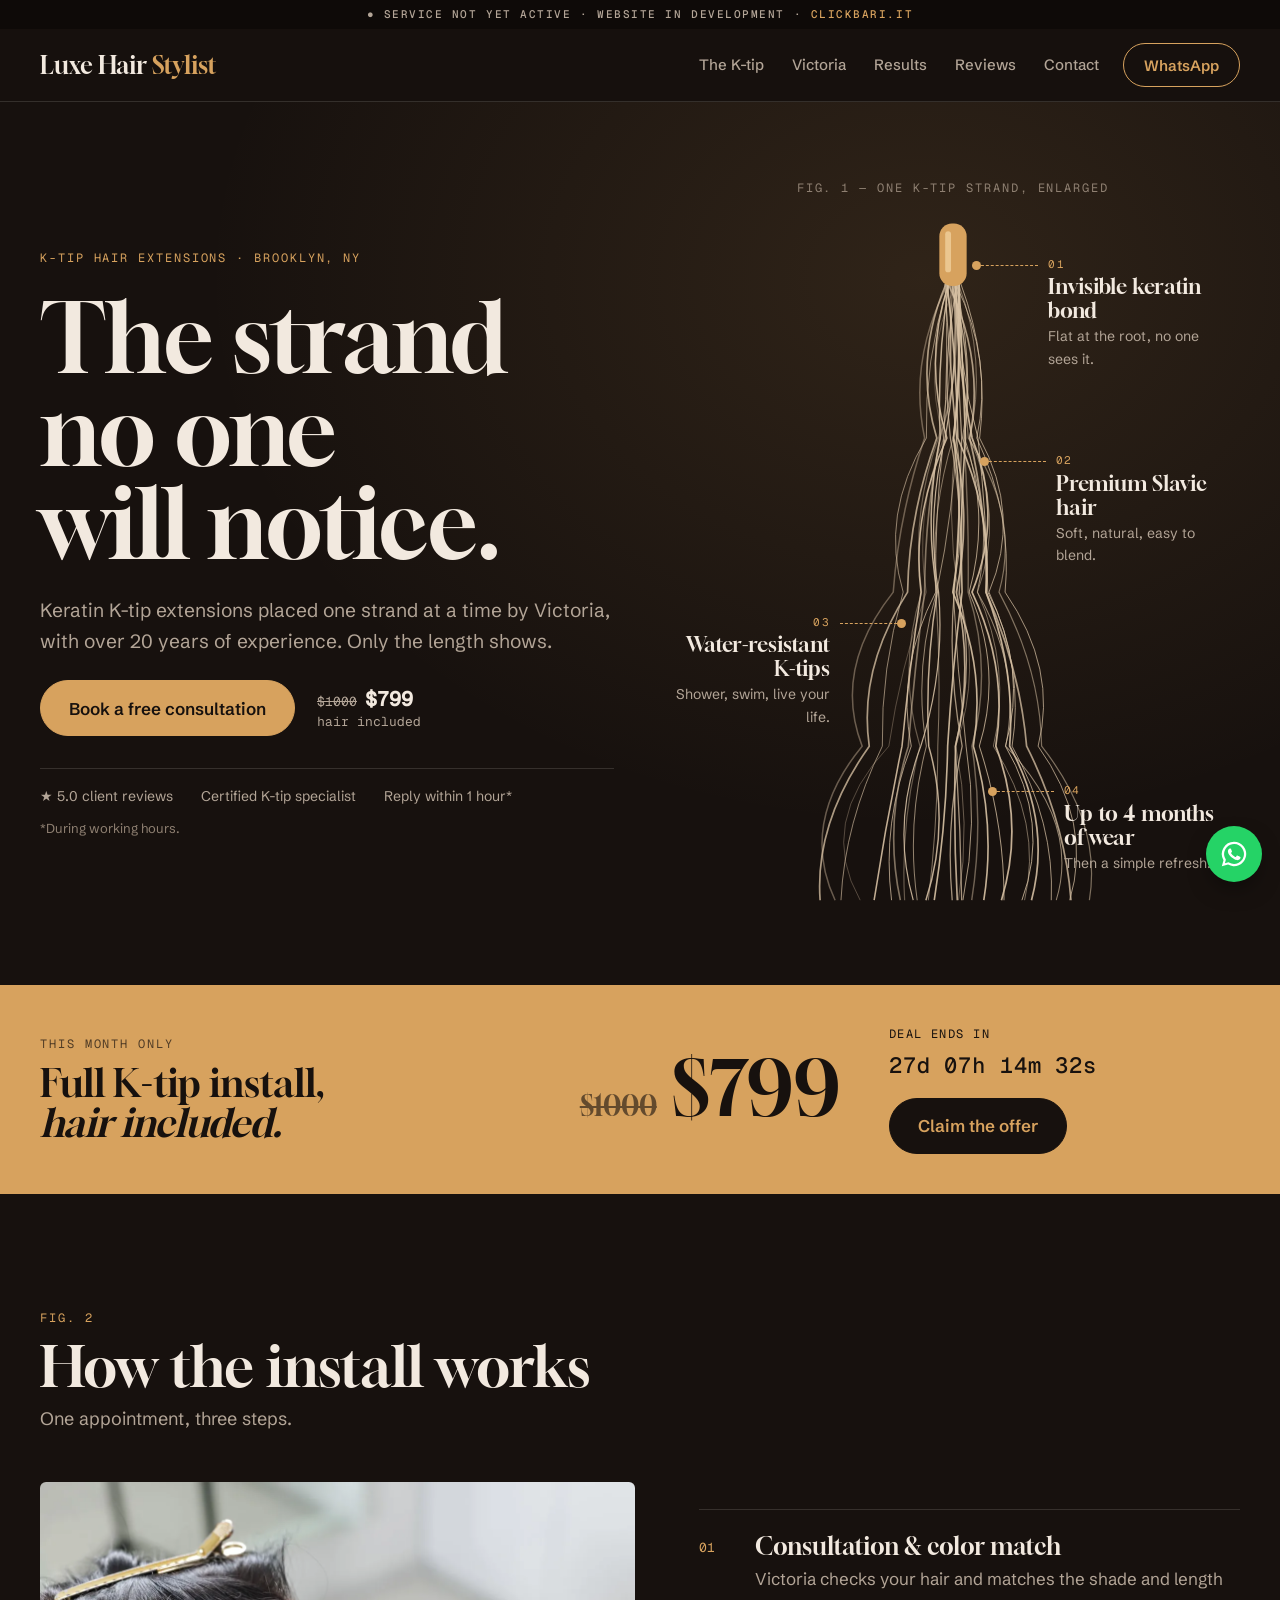
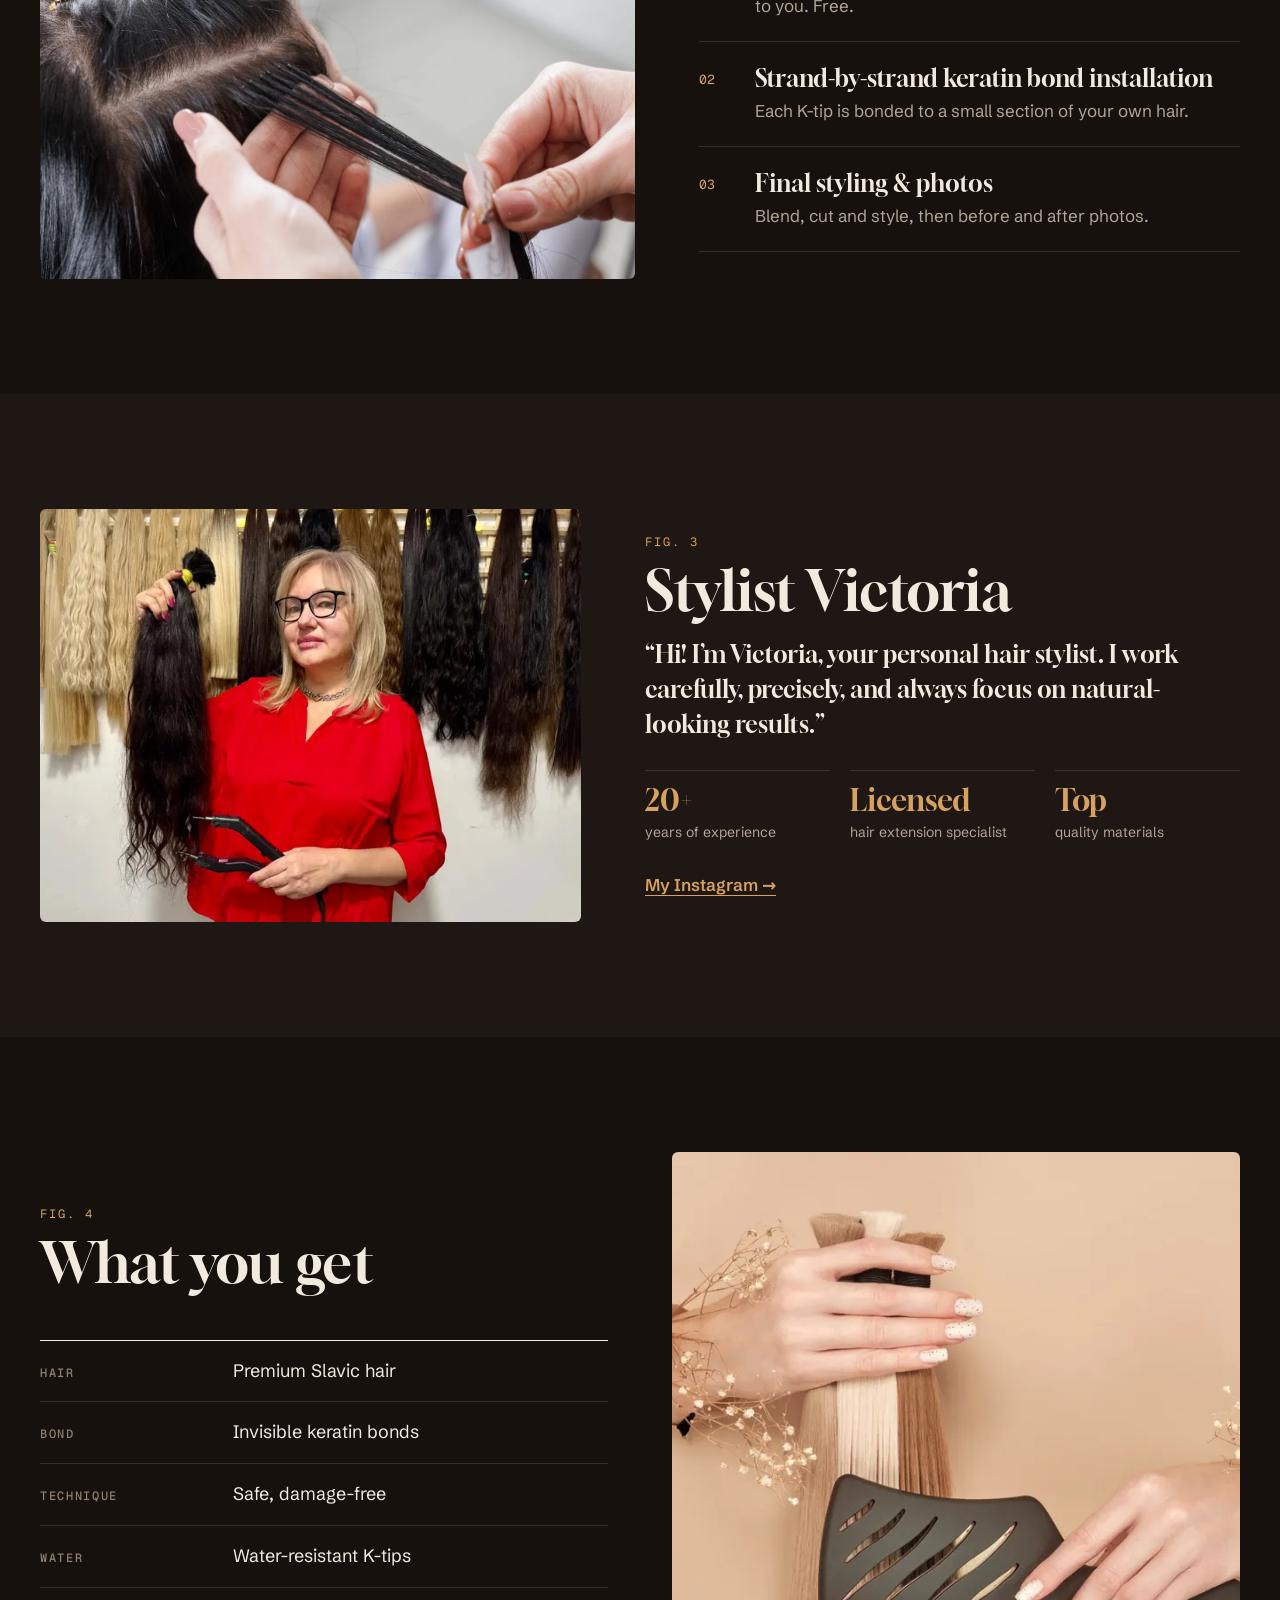
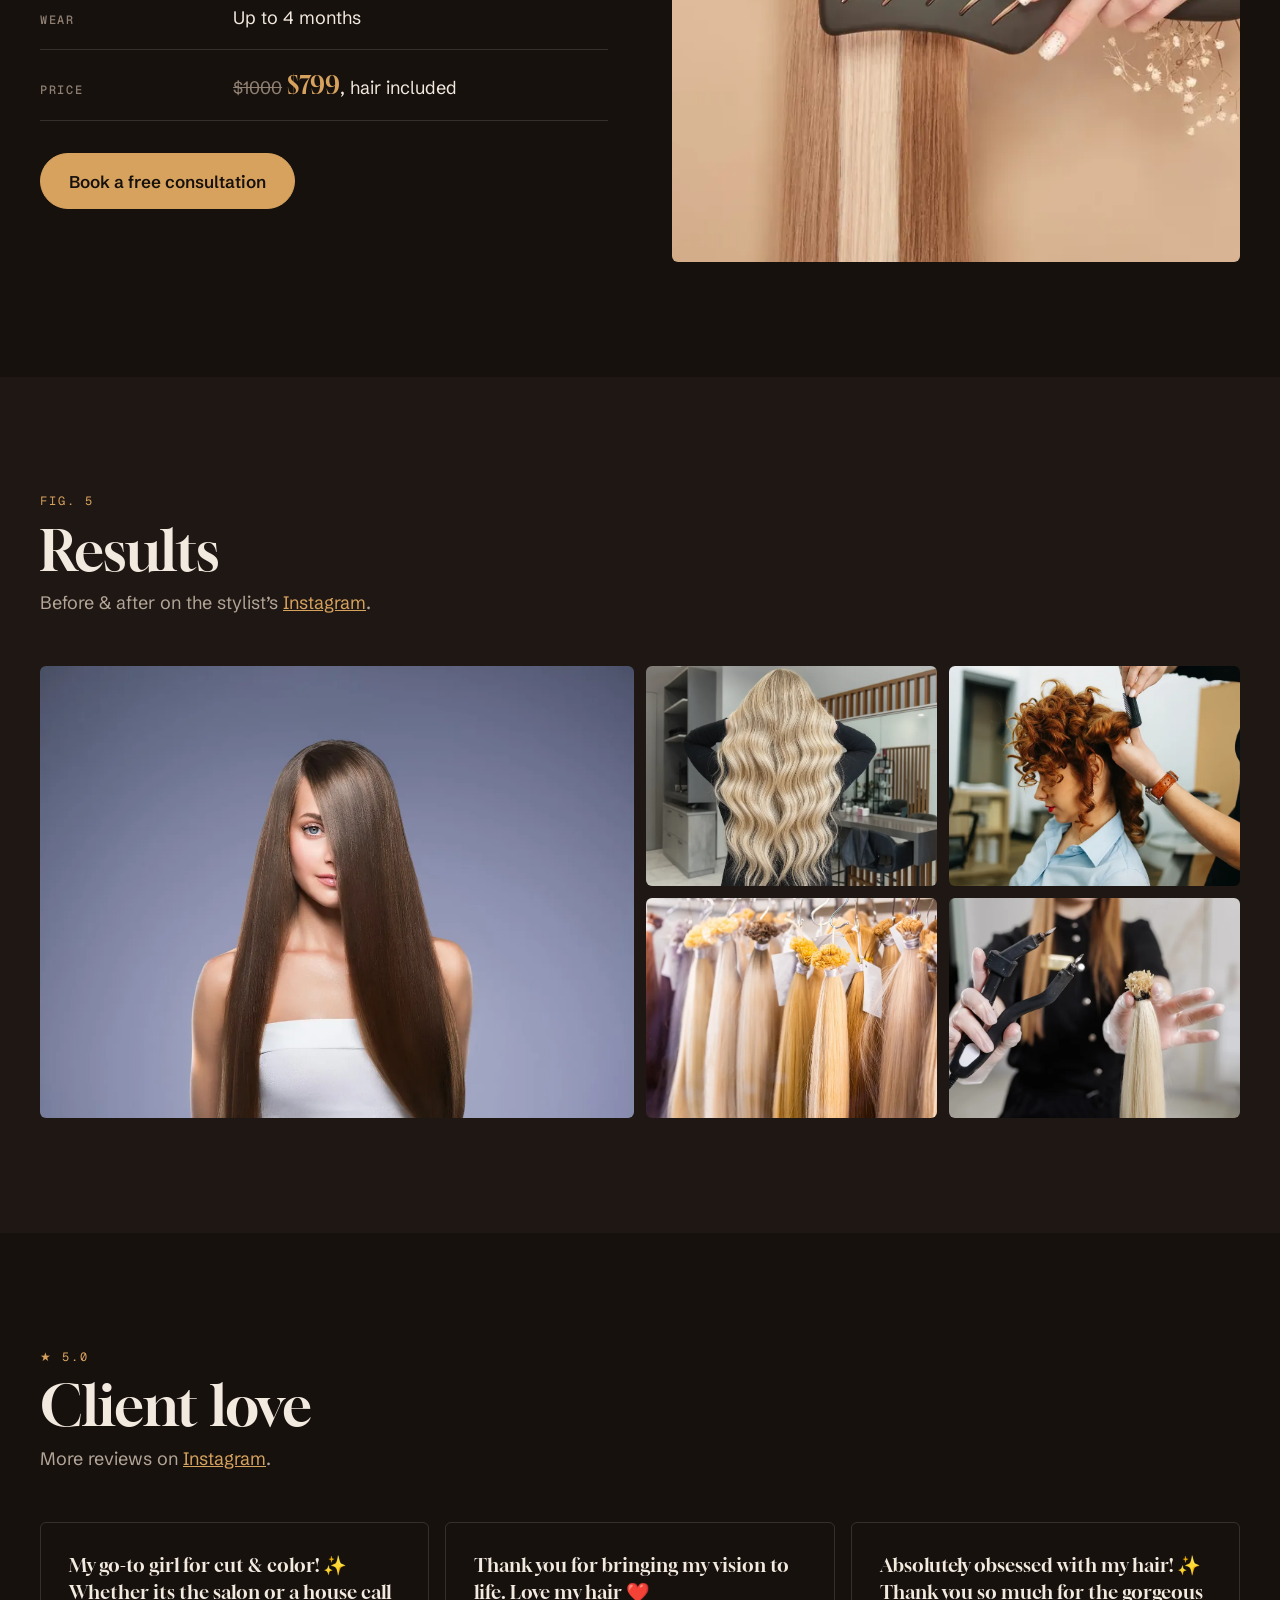
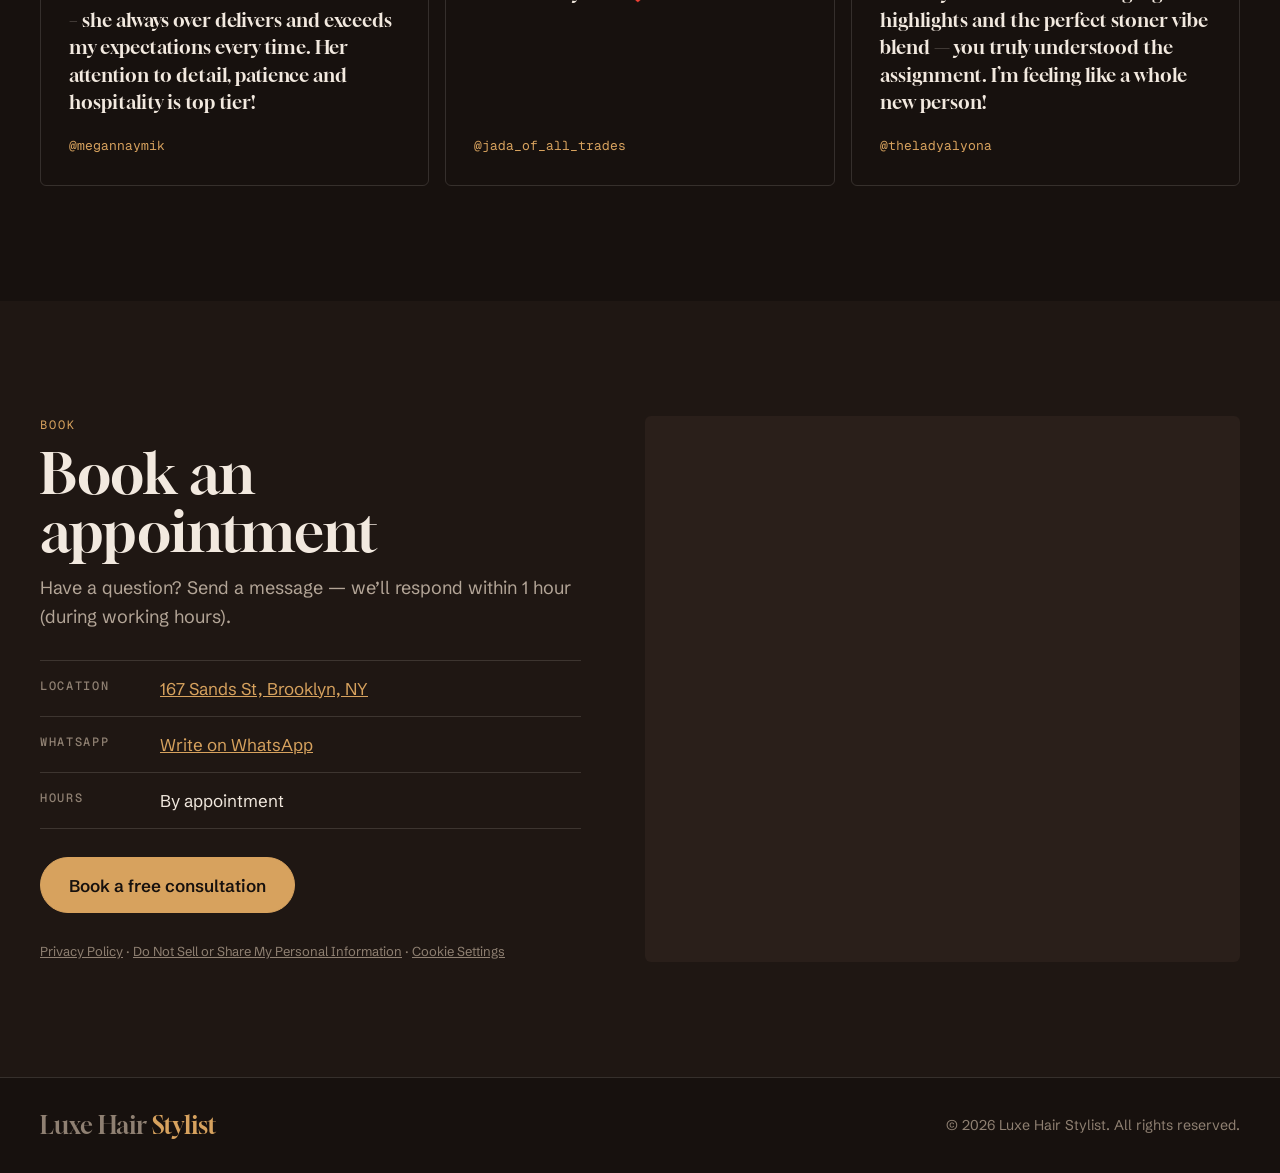
<file: index.html>
<!DOCTYPE html>
<html lang="en">
<head>
<!-- Google Tag Manager -->
<script>(function(w,d,s,l,i){w[l]=w[l]||[];w[l].push({'gtm.start': new Date().getTime(),event:'gtm.js'});var f=d.getElementsByTagName(s)[0], j=d.createElement(s),dl=l!='dataLayer'?'&l='+l:'';j.async=true;j.src='https://www.googletagmanager.com/gtm.js?id='+i+dl;f.parentNode.insertBefore(j,f);})(window,document,'script','dataLayer','GTM-NK37SM85');</script>
<!-- End Google Tag Manager -->
<meta charset="utf-8">
<meta name="viewport" content="width=device-width, initial-scale=1, viewport-fit=cover">
<link rel="canonical" href="https://ktiphairextension.com/">
<title>K-tip Hair Extensions in Brooklyn · Luxe Hair Stylist</title>
<meta name="description" content="Keratin K-tip hair extensions in Brooklyn, NY, placed strand by strand by Victoria (20+ years). Premium Slavic hair, invisible bonds, up to 4 months of wear. Free consultation.">
<meta property="og:title" content="K-tip Hair Extensions in Brooklyn · Luxe Hair Stylist">
<meta property="og:description" content="The strand no one will notice. Premium Slavic hair, invisible keratin bonds. Free consultation.">
<meta property="og:type" content="website">
<meta property="og:url" content="https://ktiphairextension.com/">
<meta property="og:image" content="https://ktiphairextension.com/assets/og-image.jpg">
<meta property="og:image:width" content="1200">
<meta property="og:image:height" content="630">
<meta name="twitter:card" content="summary_large_image">
<meta name="theme-color" content="#17110E">
<link rel="icon" href="/favicon.png">
<link rel="preload" href="/fonts/gloock-latin-400-normal.woff2" as="font" type="font/woff2" crossorigin>
<link rel="preload" href="/fonts/schibsted-grotesk-latin-400-normal.woff2" as="font" type="font/woff2" crossorigin>
<link rel="stylesheet" href="/fonts/fonts.css">
<link rel="stylesheet" href="/assets/site.css">
<script type="application/ld+json">{"@context":"https://schema.org","@type":"HairSalon","name":"Luxe Hair Stylist","url":"https://ktiphairextension.com/","image":"https://ktiphairextension.com/assets/og-image.jpg","address":{"@type":"PostalAddress","streetAddress":"167 Sands St","addressLocality":"Brooklyn","addressRegion":"NY","postalCode":"11201","addressCountry":"US"},"sameAs":["https://www.instagram.com/luxehairstylist/"],"makesOffer":{"@type":"Offer","name":"K-tip keratin hair extensions, hair included","price":"799","priceCurrency":"USD"}}</script>
</head>
<body>
<!-- Google Tag Manager (noscript) -->
<noscript><iframe height="0" src="https://www.googletagmanager.com/ns.html?id=GTM-NK37SM85" style="display:none;visibility:hidden" width="0"></iframe></noscript>
<!-- End Google Tag Manager (noscript) -->
<a class="skip" href="#main">Skip to content</a>

<header class="hdr">
  <div class="dev-banner"><span aria-hidden="true">●</span> Service not yet active<span class="dev-long"> · Website in development</span> · <a href="https://clickbari.it/" target="_blank" rel="noopener">clickbari.it</a></div>
  <div class="wrap nav">
    <a class="logo" href="#main" aria-label="Luxe Hair Stylist, home">Luxe Hair <span>Stylist</span></a>
    <nav aria-label="Primary"><a href="#ktip">The K-tip</a><a href="#victoria">Victoria</a><a href="#results">Results</a><a href="#reviews">Reviews</a><a href="#contact">Contact</a></nav>
    <a class="btn btn-line sm" href="https://wa.me/393805826738" target="_blank" rel="noopener">WhatsApp</a>
  </div>
</header>

<main id="main">
  <section class="hero">
    <div class="wrap hero-grid">
      <div class="hero-copy">
        <p class="kicker">K-tip hair extensions · Brooklyn, NY</p>
        <h1>The strand<br>no one<br>will notice.</h1>
        <p class="lede">Keratin K-tip extensions placed one strand at a time by Victoria, with over 20 years of experience. Only the length shows.</p>
        <div class="cta-row">
          <button class="btn" type="button" id="open-consultation">Book a free consultation</button>
          <p class="price-mini"><s>$1000</s> <b>$799</b><br><span>hair included</span></p>
        </div>
        <ul class="trust" aria-label="At a glance">
          <li>★ 5.0 client reviews</li><li>Certified K-tip specialist</li><li>Reply within 1 hour*</li>
        </ul>
        <p class="fine">*During working hours.</p>
      </div>
      <figure class="fig" aria-labelledby="fig1">
        <p class="fig-cap" id="fig1">Fig. 1 — One K-tip strand, enlarged</p>
        <div class="strand-art">
          <svg viewBox="0 0 400 720" role="img" aria-label="Illustration of a single K-tip extension: a small keratin bond at the top and a long lock of hair below">
            <g class="hair"><path d="M195.2 80 Q170.5 159.0 172.7 238.0 Q125.2 317.0 148.9 396.0 Q125.9 475.0 127.5 554.0 Q88.9 633.0 85.1 712.0" style="--o:0.67;--d:0.33s" stroke-width="0.97"></path><path d="M192.9 80 Q195.2 159.0 190.5 238.0 Q181.1 317.0 182.3 396.0 Q141.5 475.0 157.2 554.0 Q126.9 633.0 137.0 712.0" style="--o:0.86;--d:1.06s" stroke-width="0.89"></path><path d="M201.9 80 Q211.1 159.0 200.4 238.0 Q212.3 317.0 199.8 396.0 Q234.3 475.0 220.9 554.0 Q244.1 633.0 231.6 712.0" style="--o:0.90;--d:0.69s" stroke-width="1.68"></path><path d="M206.3 80 Q203.3 159.0 208.9 238.0 Q206.8 317.0 201.3 396.0 Q194.3 475.0 209.4 554.0 Q192.1 633.0 199.2 712.0" style="--o:0.73;--d:0.34s" stroke-width="1.33"></path><path d="M199.5 80 Q211.2 159.0 186.5 238.0 Q171.1 317.0 170.9 396.0 Q160.5 475.0 154.2 554.0 Q129.0 633.0 146.0 712.0" style="--o:0.54;--d:0.67s" stroke-width="1.70"></path><path d="M192.8 80 Q159.2 159.0 183.4 238.0 Q154.7 317.0 153.4 396.0 Q102.8 475.0 114.1 554.0 Q58.1 633.0 63.7 712.0" style="--o:0.77;--d:1.08s" stroke-width="1.75"></path><path d="M204.2 80 Q208.9 159.0 215.7 238.0 Q269.3 317.0 247.2 396.0 Q289.6 475.0 290.9 554.0 Q352.8 633.0 339.9 712.0" style="--o:0.53;--d:0.23s" stroke-width="1.24"></path><path d="M193.5 80 Q205.8 159.0 185.1 238.0 Q156.5 317.0 167.8 396.0 Q142.8 475.0 166.1 554.0 Q145.9 633.0 150.4 712.0" style="--o:0.41;--d:1.18s" stroke-width="1.22"></path><path d="M194.7 80 Q154.0 159.0 170.9 238.0 Q144.5 317.0 138.7 396.0 Q76.3 475.0 106.8 554.0 Q42.1 633.0 79.1 712.0" style="--o:0.42;--d:0.64s" stroke-width="1.57"></path><path d="M198.4 80 Q222.8 159.0 209.7 238.0 Q243.2 317.0 224.9 396.0 Q270.6 475.0 254.0 554.0 Q330.1 633.0 305.9 712.0" style="--o:0.65;--d:0.04s" stroke-width="1.05"></path><path d="M195.4 80 Q169.4 159.0 193.7 238.0 Q157.2 317.0 167.2 396.0 Q155.1 475.0 147.7 554.0 Q131.2 633.0 119.1 712.0" style="--o:0.89;--d:0.78s" stroke-width="1.59"></path><path d="M204.4 80 Q187.8 159.0 197.3 238.0 Q211.8 317.0 206.5 396.0 Q223.0 475.0 202.2 554.0 Q207.8 633.0 208.9 712.0" style="--o:0.74;--d:0.98s" stroke-width="1.33"></path><path d="M202.8 80 Q203.2 159.0 219.6 238.0 Q252.0 317.0 219.5 396.0 Q256.9 475.0 243.9 554.0 Q273.7 633.0 249.7 712.0" style="--o:0.89;--d:0.15s" stroke-width="1.77"></path><path d="M203.0 80 Q166.8 159.0 190.4 238.0 Q159.8 317.0 172.6 396.0 Q145.8 475.0 134.2 554.0 Q59.8 633.0 104.8 712.0" style="--o:0.36;--d:1.05s" stroke-width="0.92"></path><path d="M205.6 80 Q235.4 159.0 217.0 238.0 Q253.6 317.0 225.1 396.0 Q260.3 475.0 241.4 554.0 Q292.2 633.0 273.4 712.0" style="--o:0.63;--d:0.63s" stroke-width="0.83"></path><path d="M191.6 80 Q196.1 159.0 203.8 238.0 Q215.3 317.0 200.2 396.0 Q204.2 475.0 213.4 554.0 Q226.1 633.0 210.2 712.0" style="--o:0.85;--d:0.99s" stroke-width="0.89"></path><path d="M200.8 80 Q206.1 159.0 192.0 238.0 Q172.3 317.0 185.2 396.0 Q192.0 475.0 167.0 554.0 Q136.8 633.0 159.2 712.0" style="--o:0.88;--d:0.61s" stroke-width="1.23"></path><path d="M206.4 80 Q203.5 159.0 225.6 238.0 Q234.4 317.0 235.7 396.0 Q276.9 475.0 253.8 554.0 Q300.0 633.0 270.7 712.0" style="--o:0.87;--d:0.21s" stroke-width="0.95"></path><path d="M199.9 80 Q193.2 159.0 203.8 238.0 Q199.9 317.0 183.2 396.0 Q159.5 475.0 172.7 554.0 Q152.1 633.0 163.3 712.0" style="--o:0.64;--d:0.09s" stroke-width="1.05"></path><path d="M206.3 80 Q209.5 159.0 212.8 238.0 Q206.9 317.0 209.3 396.0 Q199.3 475.0 194.5 554.0 Q193.2 633.0 180.8 712.0" style="--o:0.90;--d:0.37s" stroke-width="1.67"></path><path d="M205.2 80 Q208.7 159.0 200.6 238.0 Q220.0 317.0 203.4 396.0 Q221.2 475.0 202.7 554.0 Q200.0 633.0 204.4 712.0" style="--o:0.84;--d:0.21s" stroke-width="1.70"></path><path d="M197.7 80 Q195.7 159.0 203.3 238.0 Q192.8 317.0 205.1 396.0 Q230.1 475.0 202.9 554.0 Q218.5 633.0 205.6 712.0" style="--o:0.53;--d:0.03s" stroke-width="0.82"></path><path d="M208.1 80 Q237.3 159.0 227.3 238.0 Q270.5 317.0 236.9 396.0 Q273.3 475.0 260.6 554.0 Q304.4 633.0 300.8 712.0" style="--o:0.81;--d:1.16s" stroke-width="0.92"></path><path d="M202.7 80 Q221.7 159.0 211.9 238.0 Q238.5 317.0 216.6 396.0 Q251.3 475.0 227.0 554.0 Q252.7 633.0 252.3 712.0" style="--o:0.77;--d:0.37s" stroke-width="1.03"></path><path d="M196.9 80 Q223.3 159.0 211.0 238.0 Q216.7 317.0 215.5 396.0 Q240.9 475.0 219.4 554.0 Q231.6 633.0 219.2 712.0" style="--o:0.46;--d:0.65s" stroke-width="1.49"></path><path d="M202.1 80 Q213.1 159.0 200.1 238.0 Q176.1 317.0 182.4 396.0 Q187.8 475.0 184.4 554.0 Q184.3 633.0 174.7 712.0" style="--o:0.54;--d:0.11s" stroke-width="1.06"></path><path d="M195.0 80 Q233.0 159.0 217.1 238.0 Q235.6 317.0 233.9 396.0 Q268.7 475.0 275.5 554.0 Q315.2 633.0 321.0 712.0" style="--o:0.76;--d:0.66s" stroke-width="1.76"></path><path d="M195.7 80 Q183.3 159.0 186.9 238.0 Q170.0 317.0 183.8 396.0 Q171.1 475.0 175.1 554.0 Q197.8 633.0 172.2 712.0" style="--o:0.88;--d:0.84s" stroke-width="1.53"></path><path d="M202.8 80 Q241.5 159.0 224.4 238.0 Q261.2 317.0 253.4 396.0 Q307.7 475.0 287.3 554.0 Q343.5 633.0 319.7 712.0" style="--o:0.86;--d:0.58s" stroke-width="0.87"></path><path d="M194.0 80 Q203.8 159.0 204.9 238.0 Q240.7 317.0 233.8 396.0 Q264.4 475.0 258.1 554.0 Q301.5 633.0 280.5 712.0" style="--o:0.88;--d:0.02s" stroke-width="1.76"></path></g>
            <g class="bond"><rect x="186" y="18" width="28" height="64" rx="13"></rect><rect class="hl" x="192" y="26" width="6" height="42" rx="3"></rect></g>
          </svg>
          <ol class="callouts">
            <li style="--x:56%;--y:7%"><span class="n">01</span><b>Invisible keratin bond</b><span>Flat at the root, no one sees it.</span></li>
            <li style="--x:58%;--y:35%"><span class="n">02</span><b>Premium Slavic hair</b><span>Soft, natural, easy to blend.</span></li>
            <li class="l" style="--x:37%;--y:58%"><span class="n">03</span><b>Water-resistant K-tips</b><span>Shower, swim, live your life.</span></li>
            <li style="--x:60%;--y:82%"><span class="n">04</span><b>Up to 4 months of wear</b><span>Then a simple refresh.</span></li>
          </ol>
        </div>
      </figure>
    </div>
  </section>

  <section class="offer" aria-labelledby="offer-t">
    <div class="wrap offer-grid">
      <div>
        <p class="kicker">This month only</p>
        <h2 id="offer-t">Full K-tip install, <span>hair included.</span></h2>
      </div>
      <div class="offer-price"><s>$1000</s><b>$799</b></div>
      <div class="offer-end">
        <p>Deal ends in</p>
        <p class="countdown" id="countdown">—</p>
        <button class="btn" type="button" data-open-consultation>Claim the offer</button>
      </div>
    </div>
  </section>

  <section class="sec" id="ktip" aria-labelledby="ktip-t">
    <div class="wrap">
      <header class="sec-head"><p class="fig-no">Fig. 2</p><h2 id="ktip-t">How the install works</h2><p class="sec-sub">One appointment, three steps.</p></header>
      <div class="proc">
        <figure class="ph"><img src="/heronew.webp" alt="Stylist placing keratin K-tip extensions strand by strand" width="1200" height="800" loading="lazy"></figure>
        <ol class="steps">
          <li><b>Consultation &amp; color match</b><span>Victoria checks your hair and matches the shade and length to you. Free.</span></li>
          <li><b>Strand-by-strand keratin bond installation</b><span>Each K-tip is bonded to a small section of your own hair.</span></li>
          <li><b>Final styling &amp; photos</b><span>Blend, cut and style, then before and after photos.</span></li>
        </ol>
      </div>
    </div>
  </section>

  <section class="sec sec-alt" id="victoria" aria-labelledby="vic-t">
    <div class="wrap vic">
      <figure class="ph portrait"><img src="/stylist.webp" alt="Victoria, hair extension stylist, holding bundles of hair" width="700" height="532" loading="lazy"></figure>
      <div>
        <p class="fig-no">Fig. 3</p>
        <h2 id="vic-t">Stylist Victoria</h2>
        <p class="bio">“Hi! I’m Victoria, your personal hair stylist. I work carefully, precisely, and always focus on natural-looking results.”</p>
        <dl class="facts">
          <div><dt>20+</dt><dd>years of experience</dd></div>
          <div><dt>Licensed</dt><dd>hair extension specialist</dd></div>
          <div><dt>Top</dt><dd>quality materials</dd></div>
        </dl>
        <a class="link" href="https://www.instagram.com/luxehairstylist/" target="_blank" rel="noopener">My Instagram →</a>
      </div>
    </div>
  </section>

  <section class="sec" id="spec" aria-labelledby="spec-t">
    <div class="wrap spec">
      <div>
        <header class="sec-head"><p class="fig-no">Fig. 4</p><h2 id="spec-t">What you get</h2></header>
        <table class="spec-table">
          <caption class="sr">K-tip extensions, specifications</caption>
          <tbody>
            <tr><th scope="row">Hair</th><td>Premium Slavic hair</td></tr>
            <tr><th scope="row">Bond</th><td>Invisible keratin bonds</td></tr>
            <tr><th scope="row">Technique</th><td>Safe, damage-free</td></tr>
            <tr><th scope="row">Water</th><td>Water-resistant K-tips</td></tr>
            <tr><th scope="row">Wear</th><td>Up to 4 months</td></tr>
            <tr><th scope="row">Price</th><td><s>$1000</s> <b>$799</b>, hair included</td></tr>
          </tbody>
        </table>
        <button class="btn" type="button" data-open-consultation>Book a free consultation</button>
      </div>
      <figure class="ph tall"><img src="/pricesnew.webp" alt="Premium Slavic hair extensions" width="1200" height="800" loading="lazy"></figure>
    </div>
  </section>

  <section class="sec sec-alt" id="results" aria-labelledby="res-t">
    <div class="wrap">
      <header class="sec-head"><p class="fig-no">Fig. 5</p><h2 id="res-t">Results</h2><p class="sec-sub">Before &amp; after on the stylist’s <a href="https://www.instagram.com/luxehairstylist/" target="_blank" rel="noopener">Instagram</a>.</p></header>
      <div class="gallery">
        <figure class="ph g1"><img src="/heronew123.webp" alt="Long, straight brown hair with extensions" width="1200" height="900" loading="lazy"></figure>
        <figure class="ph"><img src="/photo2.webp" alt="Long blonde waves seen from behind" width="900" height="600" loading="lazy"></figure>
        <figure class="ph"><img src="/photo3.webp" alt="Styling curls in the salon" width="900" height="600" loading="lazy"></figure>
        <figure class="ph"><img src="/photo4.webp" alt="K-tip hair extensions in many shades" width="900" height="600" loading="lazy"></figure>
        <figure class="ph"><img src="/photo1.webp" alt="K-tip bonding tool and a strand of blonde hair" width="900" height="600" loading="lazy"></figure>
      </div>
    </div>
  </section>

  <section class="sec" id="reviews" aria-labelledby="rev-t">
    <div class="wrap">
      <header class="sec-head"><p class="fig-no">★ 5.0</p><h2 id="rev-t">Client love</h2><p class="sec-sub">More reviews on <a href="https://www.instagram.com/luxehairstylist/" target="_blank" rel="noopener">Instagram</a>.</p></header>
      <div class="reviews">
        <blockquote><p>My go-to girl for cut &amp; color! ✨ Whether its the salon or a house call – she always over delivers and exceeds my expectations every time. Her attention to detail, patience and hospitality is top tier!</p><cite><a href="https://www.instagram.com/megannaymik" target="_blank" rel="noopener">@megannaymik</a></cite></blockquote>
        <blockquote><p>Thank you for bringing my vision to life. Love my hair ❤️</p><cite><a href="https://www.instagram.com/jada_of_all_trades" target="_blank" rel="noopener">@jada_of_all_trades</a></cite></blockquote>
        <blockquote><p>Absolutely obsessed with my hair! ✨ Thank you so much for the gorgeous highlights and the perfect stoner vibe blend — you truly understood the assignment. I’m feeling like a whole new person!</p><cite><a href="https://www.instagram.com/theladyalyona" target="_blank" rel="noopener">@theladyalyona</a></cite></blockquote>
      </div>
    </div>
  </section>

  <section class="sec sec-alt" id="contact" aria-labelledby="con-t">
    <div class="wrap contact">
      <div>
        <p class="fig-no">Book</p>
        <h2 id="con-t">Book an appointment</h2>
        <p class="sec-sub">Have a question? Send a message — we’ll respond within 1 hour (during working hours).</p>
        <dl class="dl">
          <div><dt>Location</dt><dd><a href="https://maps.google.com/?q=167+Sands+St,+Brooklyn,+NY" target="_blank" rel="noopener">167 Sands St, Brooklyn, NY</a></dd></div>
          <div><dt>WhatsApp</dt><dd><a href="https://wa.me/393805826738" target="_blank" rel="noopener">Write on WhatsApp</a></dd></div>
          <div><dt>Hours</dt><dd>By appointment</dd></div>
        </dl>
        <div class="cta-row"><button class="btn" type="button" data-open-consultation>Book a free consultation</button></div>
        <p class="legal"><a href="/privacy.html" target="_blank" rel="noopener noreferrer">Privacy Policy</a> · <a href="/donotsell.html" target="_blank" rel="noopener noreferrer">Do Not Sell or Share My Personal Information</a> · <a href="/cookies.html">Cookie Settings</a></p>
      </div>
      <div class="map">
        <iframe title="167 Sands St, Brooklyn, NY" loading="lazy" referrerpolicy="no-referrer-when-downgrade" allowfullscreen src="https://www.google.com/maps/embed?pb=!1m18!1m12!1m3!1d3021.911974046008!2d-73.98547692351946!3d40.701762337142374!2m3!1f0!2f0!3f0!3m2!1i1024!2i768!4f13.1!3m3!1m2!1s0x89c25a3b9a9e07a7%3A0xf3a62c5f3ccecb3b!2s167%20Sands%20St%2C%20Brooklyn%2C%20NY%2011201%2C%20USA!5e0!3m2!1sen!2sus!4v1733946000000"></iframe>
      </div>
    </div>
  </section>
</main>

<footer class="ftr">
  <div class="wrap ftr-in"><span class="logo">Luxe Hair <span>Stylist</span></span><small>© <span id="year"></span> Luxe Hair Stylist. All rights reserved.</small></div>
</footer>

<a class="wa" href="https://wa.me/393805826738" target="_blank" rel="noopener" aria-label="Write on WhatsApp"><svg viewBox="0 0 32 32" aria-hidden="true"><path fill="currentColor" d="M16 3a13 13 0 0 0-11.2 19.6L3 29l6.6-1.7A13 13 0 1 0 16 3zm0 23.6a10.6 10.6 0 0 1-5.4-1.5l-.4-.2-3.9 1 1-3.8-.2-.4A10.6 10.6 0 1 1 16 26.6zm5.8-7.9c-.3-.2-1.9-.9-2.2-1s-.5-.2-.7.2-.8 1-1 1.2-.4.2-.7 0a8.7 8.7 0 0 1-4.3-3.8c-.3-.6.3-.5.9-1.7.1-.2 0-.4 0-.5l-1-2.4c-.3-.6-.5-.5-.7-.5h-.6a1.2 1.2 0 0 0-.9.4 3.7 3.7 0 0 0-1.1 2.7 6.5 6.5 0 0 0 1.3 3.4 14.6 14.6 0 0 0 5.7 5c2.1.9 2.9 1 4 .8a3.4 3.4 0 0 0 2.2-1.6 2.8 2.8 0 0 0 .2-1.6c-.1-.2-.3-.3-.6-.4z"/></svg></a>

<!-- Lead capture modal -->
<div class="modal" id="lead-modal" role="dialog" aria-modal="true" aria-labelledby="lead-title">
  <div class="sheet">
    <button class="x" id="lead-modal-close" type="button" aria-label="Close">✕</button>
    <p class="fig-no">Free</p>
    <h2 id="lead-title">Free consultation</h2>
    <p>Leave your name and phone — we’ll text/call to confirm details.</p>
    <form action="https://formspree.io/f/mlgkbbkv" id="hero-contact-form" method="POST">
      <input type="hidden" name="_subject" value="Nuova richiesta — KTip (ktiphairextension.com)">
      <input type="hidden" name="sito" value="KTip — ktiphairextension.com">
      <input type="text" name="_gotcha" tabindex="-1" autocomplete="off" aria-hidden="true" style="position:absolute;left:-9999px;width:1px;height:1px;opacity:0">
      <label class="field"><span>Name</span><input id="f-name" name="name" type="text" placeholder="Your name" required autocomplete="name"></label>
      <label class="field"><span>Phone</span><input id="f-phone" name="phone" type="tel" placeholder="+1 (___) ___-____" required autocomplete="tel"></label>
      <button class="btn" type="submit">Send</button>
      <a class="alt" href="https://wa.me/393805826738" target="_blank" rel="noopener">Or write on WhatsApp</a>
      <p class="fine">No spam. We only use your contact to respond to your request.</p>
    </form>
  </div>
</div>

<!-- Success modal -->
<div class="modal" id="success-modal" role="dialog" aria-modal="true" aria-labelledby="ok-title">
  <div class="sheet thanks">
    <span class="bond-dot" aria-hidden="true"></span>
    <h2 id="ok-title">Thank you!</h2>
    <p>We'll get back to you shortly.</p>
    <button class="btn" id="success-modal-close" type="button">Close</button>
  </div>
</div>

<script src="/assets/site.js"></script>
</body>
</html>
</file>
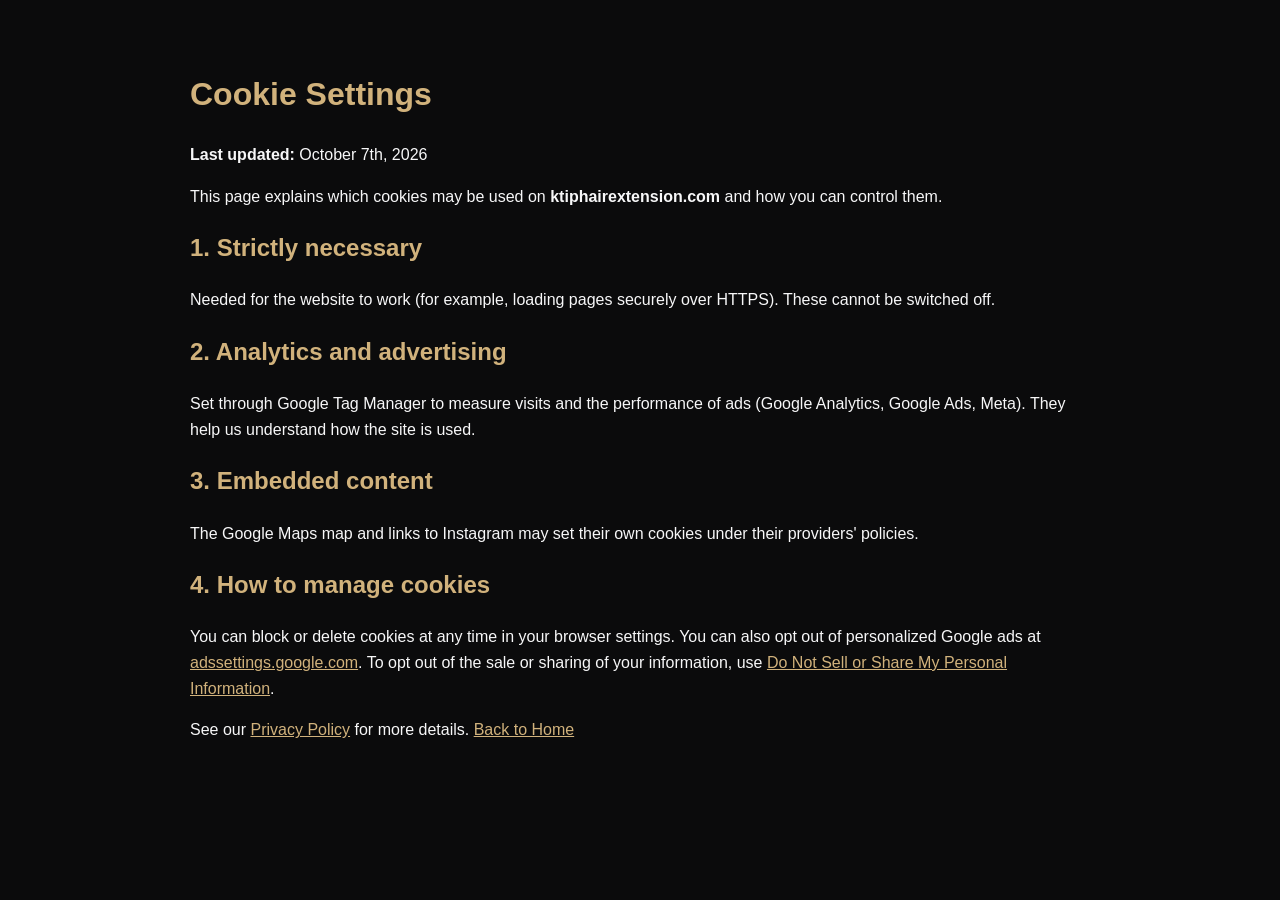
<file: cookies.html>
<!DOCTYPE html>
<html lang="en">
<head>
<meta charset="UTF-8">
<title>Cookie Settings | Luxe Hair Stylist</title>
<meta name="robots" content="noindex, follow">
<meta name="viewport" content="width=device-width, initial-scale=1.0">
<style>
body {
  font-family: Arial, sans-serif;
  line-height: 1.6;
  background: #0b0b0c;
  color: #f7f7f8;
  padding: 40px 20px;
}
.container {
  max-width: 900px;
  margin: 0 auto;
}
h1, h2 {
  color: #d1b27c;
}
a {
  color: #d1b27c;
}
</style>
</head>
<body>
<div class="container">
<h1>Cookie Settings</h1>
<p><strong>Last updated:</strong> October 7th, 2026</p>
<p>This page explains which cookies may be used on <strong>ktiphairextension.com</strong> and how you can control them.</p>
<h2>1. Strictly necessary</h2>
<p>Needed for the website to work (for example, loading pages securely over HTTPS). These cannot be switched off.</p>
<h2>2. Analytics and advertising</h2>
<p>Set through Google Tag Manager to measure visits and the performance of ads (Google Analytics, Google Ads, Meta). They help us understand how the site is used.</p>
<h2>3. Embedded content</h2>
<p>The Google Maps map and links to Instagram may set their own cookies under their providers' policies.</p>
<h2>4. How to manage cookies</h2>
<p>You can block or delete cookies at any time in your browser settings. You can also opt out of personalized Google ads at <a href="https://adssettings.google.com/" target="_blank" rel="noopener">adssettings.google.com</a>. To opt out of the sale or sharing of your information, use <a href="donotsell.html">Do Not Sell or Share My Personal Information</a>.</p>
<p>See our <a href="privacy.html">Privacy Policy</a> for more details. <a href="/">Back to Home</a></p>
</div>
</body>
</html>
</file>
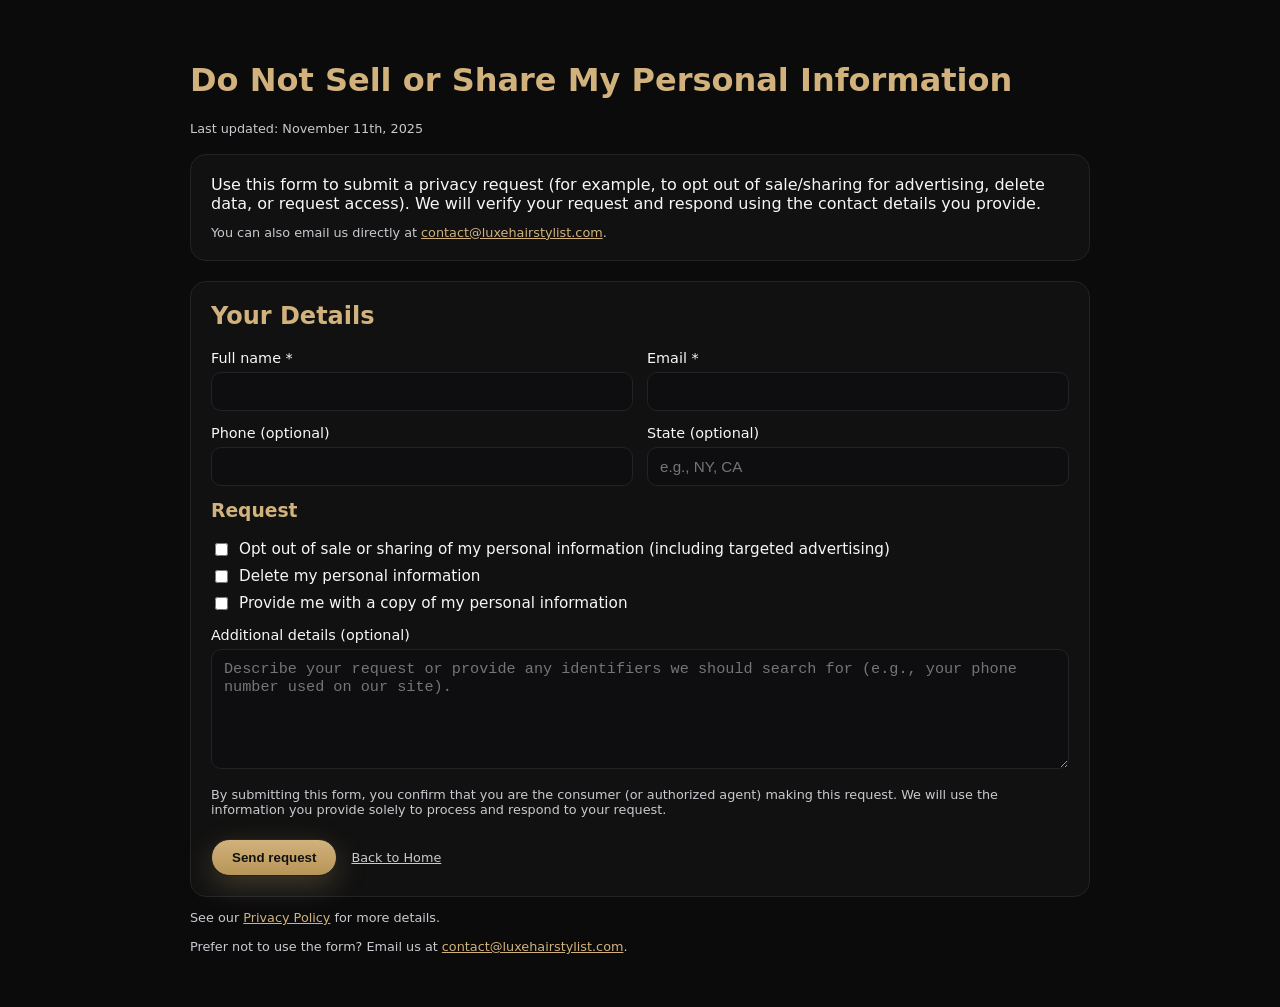
<file: donotsell.html>
<!DOCTYPE html>
<html lang="en">
<head>
  <meta charset="utf-8"/>
  <meta name="viewport" content="width=device-width, initial-scale=1"/>
  <title>Do Not Sell or Share My Personal Information – Luxe Hair Stylist</title>
  <style>
    body{
      font-family: system-ui, -apple-system, Segoe UI, Roboto, Inter, Arial, sans-serif;
      background:#0b0b0c;
      color:#f7f7f8;
      margin:0;
      padding:40px 16px;
    }
    .container{
      max-width:900px;
      margin:0 auto;
    }
    h1,h2,h3{
      color:#d1b27c;
    }
    a{
      color:#d1b27c;
      text-decoration:underline;
    }
    .card{
      background:#111111;
      border:1px solid #232327;
      border-radius:16px;
      padding:20px;
      margin-bottom:20px;
    }
    label{
      display:block;
      font-size:0.9rem;
      margin-bottom:6px;
    }
    input, textarea, select{
      width:100%;
      background:#0e0e10;
      border:1px solid #232327;
      border-radius:10px;
      padding:10px 12px;
      color:#f7f7f8;
      font-size:0.95rem;
      box-sizing:border-box;
    }
    textarea{
      resize:vertical;
      min-height:120px;
    }
    .grid{
      display:grid;
      grid-template-columns:1fr 1fr;
      gap:14px;
    }
    @media(max-width:640px){
      .grid{grid-template-columns:1fr;}
    }
    .checkbox-row{
      display:flex;
      align-items:flex-start;
      gap:8px;
      margin-bottom:8px;
      font-size:0.95rem;
    }
    .checkbox-row input{
      width:auto;
      margin-top:3px;
    }
    .muted{
      font-size:0.8rem;
      color:#c9c9cf;
    }
    .actions{
      display:flex;
      align-items:center;
      gap:14px;
      padding-top:10px;
      flex-wrap:wrap;
    }
    .btn{
      display:inline-flex;
      align-items:center;
      justify-content:center;
      padding:10px 20px;
      border-radius:999px;
      border:1px solid #232327;
      background:linear-gradient(180deg,#d1b27c,#b89557);
      color:#111;
      font-weight:600;
      cursor:pointer;
      text-decoration:none;
      transition: transform .15s ease, box-shadow .15s ease, filter .15s ease;
      box-shadow:0 10px 30px rgba(209,178,124,.25);
    }
    .btn:hover{
      transform: translateY(-2px) scale(1.03);
      box-shadow:0 14px 40px rgba(209,178,124,.35);
      filter:brightness(1.05);
    }
    .btn:active{
      transform:translateY(1px) scale(0.98);
      box-shadow:0 6px 18px rgba(209,178,124,.25);
      filter:brightness(.95);
    }
  </style>
</head>
<body>
  <main class="container">
    <h1>Do Not Sell or Share My Personal Information</h1>
    <p class="muted" style="margin-top:4px;margin-bottom:18px;">Last updated: November 11th, 2025</p>

    <div class="card">
      <p style="margin-top:0;margin-bottom:12px;">
        Use this form to submit a privacy request (for example, to opt out of sale/sharing for advertising, delete data, or request access).
        We will verify your request and respond using the contact details you provide.
      </p>
      <p class="muted" style="margin:0;">
        You can also email us directly at
        <a href="mailto:contact@luxehairstylist.com">contact@luxehairstylist.com</a>.
      </p>
    </div>

    <form id="dnss-form" action="#" method="POST" class="card" style="margin-bottom:10px;">
      <input type="hidden" name="request_type" value="ccpa_do_not_sell_or_share"/>
      <h2 style="margin-top:0;">Your Details</h2>

      <div class="grid" style="margin-bottom:14px;">
        <div>
          <label>Full name *</label>
          <input required name="name" type="text"/>
        </div>
        <div>
          <label>Email *</label>
          <input required name="email" type="email"/>
        </div>
      </div>

      <div class="grid" style="margin-bottom:14px;">
        <div>
          <label>Phone (optional)</label>
          <input name="phone" type="tel"/>
        </div>
        <div>
          <label>State (optional)</label>
          <input name="state" type="text" placeholder="e.g., NY, CA"/>
        </div>
      </div>

      <div style="margin-bottom:14px;">
        <h3 style="margin-top:0;">Request</h3>
        <label class="checkbox-row">
          <input type="checkbox" name="opt_out_sale_share" value="yes"/>
          <span>Opt out of sale or sharing of my personal information (including targeted advertising)</span>
        </label>
        <label class="checkbox-row">
          <input type="checkbox" name="delete_my_data" value="yes"/>
          <span>Delete my personal information</span>
        </label>
        <label class="checkbox-row">
          <input type="checkbox" name="access_my_data" value="yes"/>
          <span>Provide me with a copy of my personal information</span>
        </label>
      </div>

      <div style="margin-bottom:14px;">
        <label>Additional details (optional)</label>
        <textarea name="message" placeholder="Describe your request or provide any identifiers we should search for (e.g., your phone number used on our site)."></textarea>
      </div>

      <p class="muted">
        By submitting this form, you confirm that you are the consumer (or authorized agent) making this request. We will use the information
        you provide solely to process and respond to your request.
      </p>

      <div class="actions">
        <button type="submit" class="btn">Send request</button>
        <a href="/" class="muted" style="text-decoration:underline;">Back to Home</a>
      </div>
    </form>

    <p class="muted">
      See our <a href="privacy.html">Privacy Policy</a> for more details.
    </p>

    <p class="muted" style="margin-top:14px;">
      Prefer not to use the form? Email us at
      <a href="mailto:contact@luxehairstylist.com">contact@luxehairstylist.com</a>.
    </p>
  </main>

  <script>
    (function(){
      var form = document.getElementById('dnss-form');
      if(!form) return;
      form.addEventListener('submit', function(e){
        e.preventDefault();
        alert('Your request has been sent. We will get back to you shortly.');
        form.reset();
      }, { passive:false });
    })();
  </script>
</body>
</html>
</file>
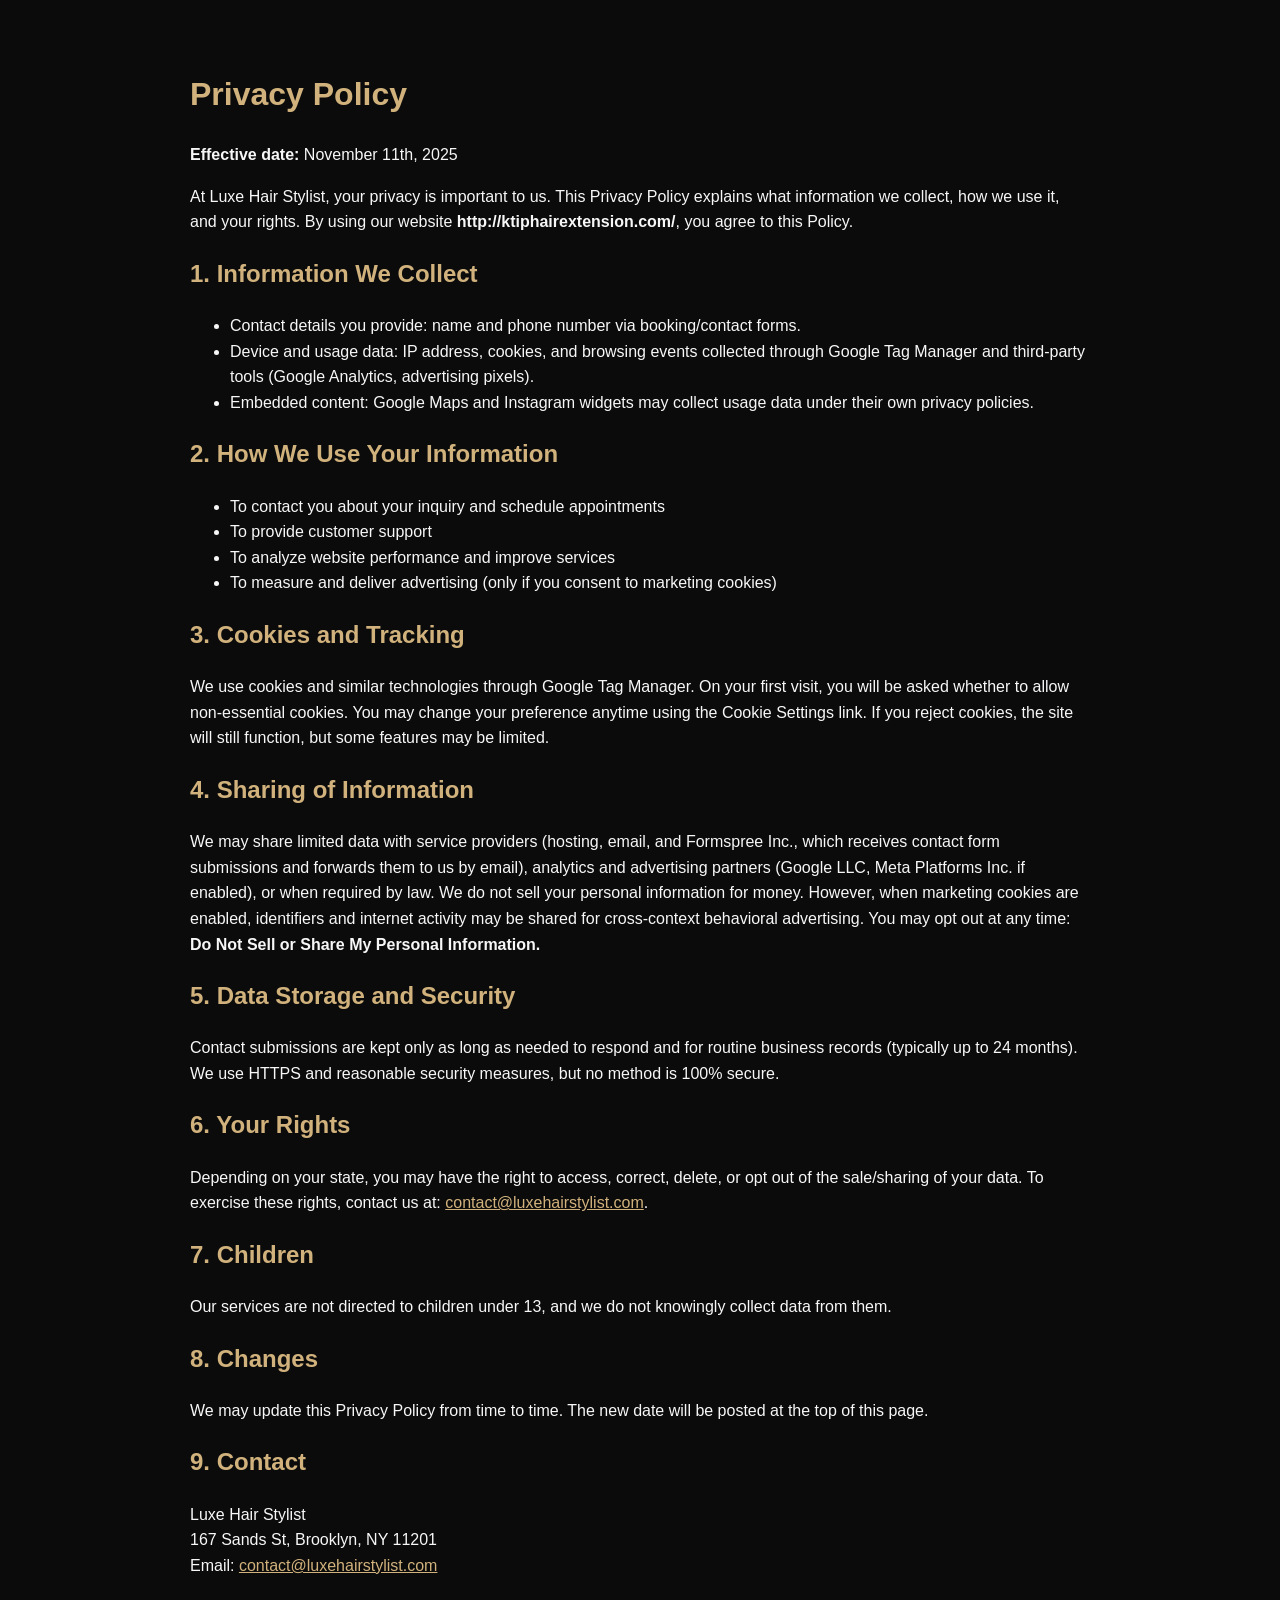
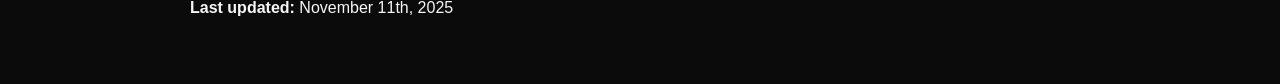
<file: privacy.html>
<!DOCTYPE html>
<html lang="en">
<head>
<meta charset="UTF-8">
<title>Privacy Policy | Luxe Hair Stylist</title>
<meta name="viewport" content="width=device-width, initial-scale=1.0">
<style>
body {
  font-family: Arial, sans-serif;
  line-height: 1.6;
  background: #0b0b0c;
  color: #f7f7f8;
  padding: 40px 20px;
}
.container {
  max-width: 900px;
  margin: 0 auto;
}
h1, h2 {
  color: #d1b27c;
}
a {
  color: #d1b27c;
}
</style>
</head>
<body>
<div class="container">
<h1>Privacy Policy</h1>
<p><strong>Effective date:</strong> November 11th, 2025</p>

<p>At Luxe Hair Stylist, your privacy is important to us. This Privacy Policy explains what information we collect, how we use it, and your rights. By using our website <strong>http://ktiphairextension.com/</strong>, you agree to this Policy.</p>

<h2>1. Information We Collect</h2>
<ul>
<li>Contact details you provide: name and phone number via booking/contact forms.</li>
<li>Device and usage data: IP address, cookies, and browsing events collected through Google Tag Manager and third-party tools (Google Analytics, advertising pixels).</li>
<li>Embedded content: Google Maps and Instagram widgets may collect usage data under their own privacy policies.</li>
</ul>

<h2>2. How We Use Your Information</h2>
<ul>
<li>To contact you about your inquiry and schedule appointments</li>
<li>To provide customer support</li>
<li>To analyze website performance and improve services</li>
<li>To measure and deliver advertising (only if you consent to marketing cookies)</li>
</ul>

<h2>3. Cookies and Tracking</h2>
<p>We use cookies and similar technologies through Google Tag Manager. On your first visit, you will be asked whether to allow non-essential cookies. You may change your preference anytime using the Cookie Settings link. If you reject cookies, the site will still function, but some features may be limited.</p>

<h2>4. Sharing of Information</h2>
<p>We may share limited data with service providers (hosting, email, and Formspree Inc., which receives contact form submissions and forwards them to us by email), analytics and advertising partners (Google LLC, Meta Platforms Inc. if enabled), or when required by law. We do not sell your personal information for money. However, when marketing cookies are enabled, identifiers and internet activity may be shared for cross-context behavioral advertising. You may opt out at any time: <strong>Do Not Sell or Share My Personal Information.</strong></p>

<h2>5. Data Storage and Security</h2>
<p>Contact submissions are kept only as long as needed to respond and for routine business records (typically up to 24 months). We use HTTPS and reasonable security measures, but no method is 100% secure.</p>

<h2>6. Your Rights</h2>
<p>Depending on your state, you may have the right to access, correct, delete, or opt out of the sale/sharing of your data. To exercise these rights, contact us at: <a href="mailto:contact@luxehairstylist.com">contact@luxehairstylist.com</a>.</p>

<h2>7. Children</h2>
<p>Our services are not directed to children under 13, and we do not knowingly collect data from them.</p>

<h2>8. Changes</h2>
<p>We may update this Privacy Policy from time to time. The new date will be posted at the top of this page.</p>

<h2>9. Contact</h2>
<p>
Luxe Hair Stylist<br>
167 Sands St, Brooklyn, NY 11201<br>
Email: <a href="mailto:contact@luxehairstylist.com">contact@luxehairstylist.com</a>
</p>

<p><strong>Last updated:</strong> November 11th, 2025</p>
</div>
</body>
</html>
</file>
<file: fonts/fonts.css>
/* gloock-latin-ext-400-normal */
@font-face {
  font-family: 'Gloock';
  font-style: normal;
  font-display: swap;
  font-weight: 400;
  src: url(/fonts/gloock-latin-ext-400-normal.woff2) format('woff2');
  unicode-range: U+0100-02BA,U+02BD-02C5,U+02C7-02CC,U+02CE-02D7,U+02DD-02FF,U+0304,U+0308,U+0329,U+1D00-1DBF,U+1E00-1E9F,U+1EF2-1EFF,U+2020,U+20A0-20AB,U+20AD-20C0,U+2113,U+2C60-2C7F,U+A720-A7FF;
}
/* gloock-latin-400-normal */
@font-face {
  font-family: 'Gloock';
  font-style: normal;
  font-display: swap;
  font-weight: 400;
  src: url(/fonts/gloock-latin-400-normal.woff2) format('woff2');
  unicode-range: U+0000-00FF,U+0131,U+0152-0153,U+02BB-02BC,U+02C6,U+02DA,U+02DC,U+0304,U+0308,U+0329,U+2000-206F,U+20AC,U+2122,U+2191,U+2193,U+2212,U+2215,U+FEFF,U+FFFD;
}
/* schibsted-grotesk-latin-ext-400-normal */
@font-face {
  font-family: 'Schibsted Grotesk';
  font-style: normal;
  font-display: swap;
  font-weight: 400;
  src: url(/fonts/schibsted-grotesk-latin-ext-400-normal.woff2) format('woff2');
  unicode-range: U+0100-02BA,U+02BD-02C5,U+02C7-02CC,U+02CE-02D7,U+02DD-02FF,U+0304,U+0308,U+0329,U+1D00-1DBF,U+1E00-1E9F,U+1EF2-1EFF,U+2020,U+20A0-20AB,U+20AD-20C0,U+2113,U+2C60-2C7F,U+A720-A7FF;
}
/* schibsted-grotesk-latin-400-normal */
@font-face {
  font-family: 'Schibsted Grotesk';
  font-style: normal;
  font-display: swap;
  font-weight: 400;
  src: url(/fonts/schibsted-grotesk-latin-400-normal.woff2) format('woff2');
  unicode-range: U+0000-00FF,U+0131,U+0152-0153,U+02BB-02BC,U+02C6,U+02DA,U+02DC,U+0304,U+0308,U+0329,U+2000-206F,U+20AC,U+2122,U+2191,U+2193,U+2212,U+2215,U+FEFF,U+FFFD;
}
/* schibsted-grotesk-latin-ext-500-normal */
@font-face {
  font-family: 'Schibsted Grotesk';
  font-style: normal;
  font-display: swap;
  font-weight: 500;
  src: url(/fonts/schibsted-grotesk-latin-ext-500-normal.woff2) format('woff2');
  unicode-range: U+0100-02BA,U+02BD-02C5,U+02C7-02CC,U+02CE-02D7,U+02DD-02FF,U+0304,U+0308,U+0329,U+1D00-1DBF,U+1E00-1E9F,U+1EF2-1EFF,U+2020,U+20A0-20AB,U+20AD-20C0,U+2113,U+2C60-2C7F,U+A720-A7FF;
}
/* schibsted-grotesk-latin-500-normal */
@font-face {
  font-family: 'Schibsted Grotesk';
  font-style: normal;
  font-display: swap;
  font-weight: 500;
  src: url(/fonts/schibsted-grotesk-latin-500-normal.woff2) format('woff2');
  unicode-range: U+0000-00FF,U+0131,U+0152-0153,U+02BB-02BC,U+02C6,U+02DA,U+02DC,U+0304,U+0308,U+0329,U+2000-206F,U+20AC,U+2122,U+2191,U+2193,U+2212,U+2215,U+FEFF,U+FFFD;
}
/* schibsted-grotesk-latin-ext-600-normal */
@font-face {
  font-family: 'Schibsted Grotesk';
  font-style: normal;
  font-display: swap;
  font-weight: 600;
  src: url(/fonts/schibsted-grotesk-latin-ext-600-normal.woff2) format('woff2');
  unicode-range: U+0100-02BA,U+02BD-02C5,U+02C7-02CC,U+02CE-02D7,U+02DD-02FF,U+0304,U+0308,U+0329,U+1D00-1DBF,U+1E00-1E9F,U+1EF2-1EFF,U+2020,U+20A0-20AB,U+20AD-20C0,U+2113,U+2C60-2C7F,U+A720-A7FF;
}
/* schibsted-grotesk-latin-600-normal */
@font-face {
  font-family: 'Schibsted Grotesk';
  font-style: normal;
  font-display: swap;
  font-weight: 600;
  src: url(/fonts/schibsted-grotesk-latin-600-normal.woff2) format('woff2');
  unicode-range: U+0000-00FF,U+0131,U+0152-0153,U+02BB-02BC,U+02C6,U+02DA,U+02DC,U+0304,U+0308,U+0329,U+2000-206F,U+20AC,U+2122,U+2191,U+2193,U+2212,U+2215,U+FEFF,U+FFFD;
}
/* geist-mono-latin-ext-400-normal */
@font-face {
  font-family: 'Geist Mono';
  font-style: normal;
  font-display: swap;
  font-weight: 400;
  src: url(/fonts/geist-mono-latin-ext-400-normal.woff2) format('woff2');
  unicode-range: U+0100-02BA,U+02BD-02C5,U+02C7-02CC,U+02CE-02D7,U+02DD-02FF,U+0304,U+0308,U+0329,U+1D00-1DBF,U+1E00-1E9F,U+1EF2-1EFF,U+2020,U+20A0-20AB,U+20AD-20C0,U+2113,U+2C60-2C7F,U+A720-A7FF;
}
/* geist-mono-latin-400-normal */
@font-face {
  font-family: 'Geist Mono';
  font-style: normal;
  font-display: swap;
  font-weight: 400;
  src: url(/fonts/geist-mono-latin-400-normal.woff2) format('woff2');
  unicode-range: U+0000-00FF,U+0131,U+0152-0153,U+02BB-02BC,U+02C6,U+02DA,U+02DC,U+0304,U+0308,U+0329,U+2000-206F,U+20AC,U+2122,U+2191,U+2193,U+2212,U+2215,U+FEFF,U+FFFD;
}
/* geist-mono-latin-ext-500-normal */
@font-face {
  font-family: 'Geist Mono';
  font-style: normal;
  font-display: swap;
  font-weight: 500;
  src: url(/fonts/geist-mono-latin-ext-500-normal.woff2) format('woff2');
  unicode-range: U+0100-02BA,U+02BD-02C5,U+02C7-02CC,U+02CE-02D7,U+02DD-02FF,U+0304,U+0308,U+0329,U+1D00-1DBF,U+1E00-1E9F,U+1EF2-1EFF,U+2020,U+20A0-20AB,U+20AD-20C0,U+2113,U+2C60-2C7F,U+A720-A7FF;
}
/* geist-mono-latin-500-normal */
@font-face {
  font-family: 'Geist Mono';
  font-style: normal;
  font-display: swap;
  font-weight: 500;
  src: url(/fonts/geist-mono-latin-500-normal.woff2) format('woff2');
  unicode-range: U+0000-00FF,U+0131,U+0152-0153,U+02BB-02BC,U+02C6,U+02DA,U+02DC,U+0304,U+0308,U+0329,U+2000-206F,U+20AC,U+2122,U+2191,U+2193,U+2212,U+2215,U+FEFF,U+FFFD;
}
</file>
<file: assets/site.css>
/* Luxe Hair Stylist · K-tip extensions, Brooklyn.
   Concept: a technical "spec sheet" for one K-tip strand. Dark espresso ground,
   the keratin bond in amber, sections numbered as figures. */
:root{
  --bg:#17110E; --bg-2:#1F1713; --bg-3:#2A1F1A;
  --ink:#F2E9DF; --mute:#B3A597; --dim:#8F8072;
  --amber:#D7A25E; --amber-2:#F3D6A4;
  --line:rgba(242,233,223,.14);
  --serif:'Gloock','Bodoni 72',Didot,Georgia,serif;
  --sans:'Schibsted Grotesk',system-ui,-apple-system,'Segoe UI',Roboto,Arial,sans-serif;
  --mono:'Geist Mono',ui-monospace,Menlo,Consolas,monospace;
  --wrap:1240px;
  color-scheme:dark;
}
*,*::before,*::after{box-sizing:border-box}
html{scroll-behavior:smooth;-webkit-text-size-adjust:100%}
body{margin:0;background:var(--bg);color:var(--ink);font-family:var(--sans);font-size:17px;line-height:1.6;-webkit-font-smoothing:antialiased;overflow-x:clip}
img{display:block;max-width:100%;height:auto}
a{color:inherit}
:focus-visible{outline:2px solid var(--amber);outline-offset:3px}
.sr{position:absolute;width:1px;height:1px;overflow:hidden;clip:rect(0 0 0 0);white-space:nowrap}
.skip{position:absolute;left:-999px;top:0;z-index:100;background:var(--ink);color:var(--bg);padding:10px 14px}
.skip:focus{left:16px;top:16px}
.wrap{max-width:var(--wrap);margin:0 auto;padding-left:max(20px,env(safe-area-inset-left,0px));padding-right:max(20px,env(safe-area-inset-right,0px))}
section[id]{scroll-margin-top:110px}
h1,h2{font-family:var(--serif);font-weight:400;margin:0;text-wrap:balance}
.kicker,.fig-no,.fig-cap{font-family:var(--mono);font-size:12px;letter-spacing:.16em;text-transform:uppercase;color:var(--amber);margin:0}
.fine{font-size:13px;color:var(--dim);margin:10px 0 0}

/* buttons */
.btn{display:inline-flex;align-items:center;justify-content:center;gap:10px;min-height:56px;padding:0 28px;border:1px solid var(--amber);border-radius:999px;background:var(--amber);color:var(--bg);font:600 17px/1 var(--sans);text-decoration:none;cursor:pointer;transition:background .2s,color .2s,border-color .2s}
.btn:hover{background:var(--amber-2);border-color:var(--amber-2)}
.btn-line{background:transparent;color:var(--amber)}
.btn-line:hover{background:var(--amber);color:var(--bg)}
.btn.sm{min-height:44px;padding:0 20px;font-size:15px}
.link{color:var(--amber);font-weight:600;text-decoration:none;border-bottom:1px solid currentColor}

/* header */
.hdr{position:sticky;top:0;z-index:50;background:rgba(23,17,14,.9);backdrop-filter:blur(10px);-webkit-backdrop-filter:blur(10px);border-bottom:1px solid var(--line)}
.dev-banner{background:#0E0A08;color:var(--mute);text-align:center;padding:7px 12px;padding-top:calc(7px + env(safe-area-inset-top,0px));font:500 11px/1.4 var(--mono);letter-spacing:.14em;text-transform:uppercase}
.dev-banner a{color:var(--amber);text-decoration:none}
.nav{display:flex;align-items:center;justify-content:space-between;gap:24px;height:72px}
.logo{font-family:var(--serif);font-size:24px;text-decoration:none;white-space:nowrap}
.logo span{color:var(--amber)}
.nav nav{display:flex;gap:28px;margin-left:auto;font-size:15px;font-weight:500}
.nav nav a{text-decoration:none;color:var(--mute)}
.nav nav a:hover{color:var(--ink)}

/* hero */
.hero{position:relative;padding:clamp(40px,6vw,80px) 0 clamp(48px,6vw,80px);background:radial-gradient(ellipse at 72% 20%,rgba(215,162,94,.13),transparent 55%)}
.hero-grid{display:grid;grid-template-columns:minmax(0,1fr) minmax(0,1fr);gap:clamp(24px,4vw,64px);align-items:center}
.hero-copy{display:flex;flex-direction:column;gap:24px}
.hero h1{font-size:clamp(3.2rem,7.4vw,6.6rem);line-height:.98;letter-spacing:-.01em}
.lede{font-size:clamp(1.05rem,1.5vw,1.2rem);color:var(--mute);max-width:30em;margin:0}
.cta-row{display:flex;flex-wrap:wrap;align-items:center;gap:16px 22px}
.price-mini{margin:0;font-family:var(--mono);font-size:13px;line-height:1.35;color:var(--mute)}
.price-mini b{color:var(--ink);font-size:20px}
.trust{list-style:none;margin:8px 0 0;padding:16px 0 0;border-top:1px solid var(--line);display:flex;flex-wrap:wrap;gap:8px 28px;font-size:14px;color:var(--mute)}
.trust+.fine{margin-top:-14px}

.fig{margin:0}
.fig-cap{text-align:center;color:var(--dim);margin-bottom:8px}
.strand-art{position:relative;aspect-ratio:400/720;max-width:100%;max-height:78vh;margin:0 auto}
.strand-art svg{position:absolute;inset:0;width:100%;height:100%}
.hair path{fill:none;stroke:#D8C2A5;stroke-opacity:var(--o);stroke-dasharray:900;stroke-dashoffset:900;animation:draw 2.4s cubic-bezier(.4,0,.2,1) var(--d) forwards}
@keyframes draw{to{stroke-dashoffset:0}}
.bond rect{fill:var(--amber)}
.bond .hl{fill:var(--amber-2);opacity:.7}
.bond{animation:glow 4s ease-in-out infinite}
@keyframes glow{0%,100%{filter:drop-shadow(0 0 8px rgba(215,162,94,.45))}50%{filter:drop-shadow(0 0 24px rgba(215,162,94,.85))}}
.callouts{list-style:none;margin:0;padding:0}
.callouts li{position:absolute;left:var(--x);top:var(--y);width:min(230px,44vw);padding-left:72px;display:flex;flex-direction:column;gap:2px}
.callouts li::before{content:"";position:absolute;left:0;top:9px;width:62px;border-top:1px dashed var(--amber)}
.callouts li::after{content:"";position:absolute;left:-4px;top:5px;width:9px;height:9px;border-radius:50%;background:var(--amber)}
.callouts li.l{left:auto;right:calc(100% - var(--x));padding-left:0;padding-right:72px;text-align:right}
.callouts li.l::before{left:auto;right:0}
.callouts li.l::after{left:auto;right:-4px}
.callouts .n{font-family:var(--mono);font-size:11px;letter-spacing:.12em;color:var(--amber)}
.callouts b{font-family:var(--serif);font-weight:400;font-size:21px;line-height:1.15}
.callouts span:last-child{font-size:14px;color:var(--mute)}

/* offer */
.offer{background:var(--amber);color:var(--bg)}
.offer .kicker{color:var(--bg);opacity:.7}
.offer-grid{display:grid;grid-template-columns:minmax(0,1.4fr) auto minmax(0,1fr);gap:24px 48px;align-items:center;padding-block:40px}
.offer h2{font-size:clamp(1.8rem,3vw,2.6rem);line-height:1.05;margin-top:8px}
.offer h2 span{font-style:italic}
.offer-price{display:flex;align-items:baseline;gap:14px;font-family:var(--serif)}
.offer-price s{font-size:28px;opacity:.6}
.offer-price b{font-weight:400;font-size:clamp(3.6rem,6vw,5rem);line-height:1}
.offer-end p{margin:0;font-family:var(--mono);font-size:12px;letter-spacing:.12em;text-transform:uppercase}
.offer-end .countdown{font-size:22px;letter-spacing:.04em;font-weight:500;margin:4px 0 14px;font-variant-numeric:tabular-nums;text-transform:none}
.offer .btn{background:var(--bg);color:var(--amber);border-color:var(--bg)}
.offer .btn:hover{background:#000;border-color:#000}

/* sections */
.sec{padding:clamp(64px,9vw,120px) 0}
.sec-alt{background:var(--bg-2)}
.sec-head{display:flex;flex-direction:column;gap:10px;margin-bottom:clamp(28px,4vw,48px)}
.sec h2{font-size:clamp(2.2rem,4.4vw,3.6rem);line-height:1.02}
.sec-sub{margin:0;color:var(--mute);font-size:18px}
.sec-sub a{color:var(--amber)}
.ph{margin:0;overflow:hidden;border-radius:6px;background:var(--bg-3)}
.ph img{width:100%;height:100%;object-fit:cover}

.proc{display:grid;grid-template-columns:minmax(0,1.1fr) minmax(0,1fr);gap:clamp(28px,5vw,72px);align-items:center}
.proc .ph{aspect-ratio:3/2}
.steps{list-style:none;counter-reset:s;margin:0;padding:0;border-top:1px solid var(--line)}
.steps li{counter-increment:s;display:grid;grid-template-columns:56px minmax(0,1fr);gap:4px 0;padding:22px 0;border-bottom:1px solid var(--line)}
.steps li::before{content:counter(s,decimal-leading-zero);grid-row:span 2;font-family:var(--mono);font-size:13px;color:var(--amber);padding-top:6px}
.steps b{font-family:var(--serif);font-weight:400;font-size:24px;line-height:1.2}
.steps span{color:var(--mute)}

.vic{display:grid;grid-template-columns:minmax(0,1fr) minmax(0,1.1fr);gap:clamp(28px,5vw,72px);align-items:center}
.vic .ph{aspect-ratio:4/3.05}
.vic h2{margin:10px 0 18px}
.bio{font-family:var(--serif);font-size:clamp(1.25rem,2vw,1.5rem);line-height:1.45;margin:0 0 28px}
.facts{display:grid;grid-template-columns:repeat(3,minmax(0,1fr));gap:0 20px;margin:0 0 28px}
.facts div{border-top:1px solid var(--line);padding-top:14px}
.facts dt{font-family:var(--serif);font-size:30px;color:var(--amber);line-height:1}
.facts dd{margin:6px 0 0;font-size:14px;color:var(--mute)}

.spec{display:grid;grid-template-columns:minmax(0,1fr) minmax(0,1fr);gap:clamp(28px,5vw,72px);align-items:center}
.spec-table{width:100%;border-collapse:collapse;margin-bottom:32px}
.spec-table th,.spec-table td{text-align:left;padding:16px 0;border-bottom:1px solid var(--line);vertical-align:baseline}
.spec-table tr:first-child th,.spec-table tr:first-child td{border-top:1px solid var(--ink)}
.spec-table th{width:34%;font:500 12px/1.4 var(--mono);letter-spacing:.14em;text-transform:uppercase;color:var(--dim)}
.spec-table td{font-size:18px}
.spec-table td b{color:var(--amber);font-family:var(--serif);font-weight:400;font-size:24px}
.spec-table td s{color:var(--dim)}
.spec .ph.tall{aspect-ratio:4/5}

.gallery{display:grid;grid-template-columns:repeat(4,minmax(0,1fr));grid-auto-rows:220px;gap:12px}
.gallery .g1{grid-column:span 2;grid-row:span 2}
.gallery .ph{height:100%}

.reviews{display:grid;grid-template-columns:repeat(3,minmax(0,1fr));gap:16px}
.reviews blockquote{margin:0;padding:28px;border:1px solid var(--line);border-radius:6px;display:flex;flex-direction:column;justify-content:space-between;gap:20px}
.reviews p{margin:0;font-family:var(--serif);font-size:19px;line-height:1.45}
.reviews cite{font-style:normal;font-family:var(--mono);font-size:13px}
.reviews cite a{color:var(--amber);text-decoration:none}

.contact{display:grid;grid-template-columns:minmax(0,1fr) minmax(0,1.1fr);gap:clamp(28px,5vw,72px);align-items:stretch}
.contact h2{margin:10px 0 14px}
.dl{margin:28px 0;display:grid;gap:0}
.dl div{display:grid;grid-template-columns:120px minmax(0,1fr);padding:14px 0;border-bottom:1px solid var(--line)}
.dl div:first-child{border-top:1px solid var(--line)}
.dl dt{font:500 12px/1.9 var(--mono);letter-spacing:.14em;text-transform:uppercase;color:var(--dim)}
.dl dd{margin:0}
.dl a{color:var(--amber)}
.legal{margin:28px 0 0;font-size:13px;color:var(--dim)}
.map{min-height:360px;border-radius:6px;overflow:hidden;background:var(--bg-3)}
.map iframe{width:100%;height:100%;min-height:360px;border:0;display:block;filter:grayscale(1) invert(.9) contrast(.85) sepia(.25)}

.ftr{border-top:1px solid var(--line);padding:28px 0 calc(28px + env(safe-area-inset-bottom,0px))}
.ftr-in{display:flex;flex-wrap:wrap;justify-content:space-between;align-items:center;gap:12px;color:var(--dim)}

.wa{position:fixed;right:max(18px,env(safe-area-inset-right,0px));bottom:calc(18px + env(safe-area-inset-bottom,0px));z-index:40;width:56px;height:56px;border-radius:50%;background:#25D366;color:#fff;display:grid;place-items:center;box-shadow:0 10px 24px -8px rgba(0,0,0,.6)}
.wa svg{width:30px;height:30px}

/* modals */
.modal{position:fixed;inset:0;z-index:80;display:none;align-items:center;justify-content:center;padding:20px;background:rgba(10,7,6,.72);backdrop-filter:blur(4px)}
.modal.open{display:flex}
.sheet{position:relative;width:100%;max-width:440px;background:var(--bg-2);border:1px solid var(--line);border-radius:10px;padding:34px 30px 26px}
.sheet h2{font-size:34px;margin:8px 0 8px}
.sheet>p{margin:0 0 20px;color:var(--mute)}
.sheet .x{position:absolute;top:12px;right:12px;width:44px;height:44px;border:0;background:transparent;color:var(--mute);font-size:18px;cursor:pointer}
.field{display:flex;flex-direction:column;gap:6px;margin-bottom:14px}
.field span{font:500 12px/1 var(--mono);letter-spacing:.12em;text-transform:uppercase;color:var(--dim)}
.field input{height:52px;padding:0 14px;border:1px solid var(--line);border-radius:6px;background:var(--bg);color:var(--ink);font:400 17px var(--sans)}
.field input:focus{border-color:var(--amber);outline:none}
#hero-contact-form .btn{width:100%;margin-top:6px}
.alt{display:block;text-align:center;margin-top:14px;color:var(--amber)}
.form-error{color:#F08A7A;font-size:14px;margin:0 0 10px}
.thanks{text-align:center}
.bond-dot{display:inline-block;width:16px;height:34px;border-radius:8px;background:var(--amber);box-shadow:0 0 20px rgba(215,162,94,.7)}
.thanks .btn{margin-top:8px}

@media (max-width:1060px){
  .nav nav{display:none}
  .offer-grid{grid-template-columns:minmax(0,1fr) auto}
  .offer-end{grid-column:1/-1}
}
@media (max-width:900px){
  .hero-grid,.proc,.vic,.spec,.contact{grid-template-columns:minmax(0,1fr)}
  .strand-art{max-height:none;width:100%;max-width:420px;aspect-ratio:auto;height:auto;display:grid;grid-template-columns:120px minmax(0,1fr);gap:0 18px;align-items:start}
  .strand-art svg{position:static;width:120px;height:auto;aspect-ratio:400/720}
  .callouts{display:flex;flex-direction:column;gap:18px;padding-top:4px}
  .callouts li,.callouts li.l{position:static;width:auto;padding:0 0 0 18px;text-align:left;border-left:1px dashed var(--amber)}
  .callouts li::before,.callouts li::after,.callouts li.l::before,.callouts li.l::after{display:none}
  .fig-cap{text-align:left}
  .reviews{grid-template-columns:minmax(0,1fr)}
  .gallery{grid-template-columns:repeat(2,minmax(0,1fr));grid-auto-rows:180px}
  .vic .ph{order:-1}
  .spec .ph.tall{aspect-ratio:3/2}
}
@media (max-width:560px){
  .dev-long{display:none}
  .logo{font-size:21px}
  .offer-grid{grid-template-columns:minmax(0,1fr)}
  .facts{grid-template-columns:minmax(0,1fr) minmax(0,1fr) minmax(0,1fr);gap:0 12px}
  .facts dt{font-size:24px}
  .dl div{grid-template-columns:minmax(0,1fr)}
  .gallery{grid-auto-rows:140px}
  .strand-art{grid-template-columns:92px minmax(0,1fr)}
  .strand-art svg{width:92px}
}
@media (prefers-reduced-motion:reduce){html{scroll-behavior:auto}.hair path{animation:none;stroke-dashoffset:0}.bond{animation:none}}
</file>
